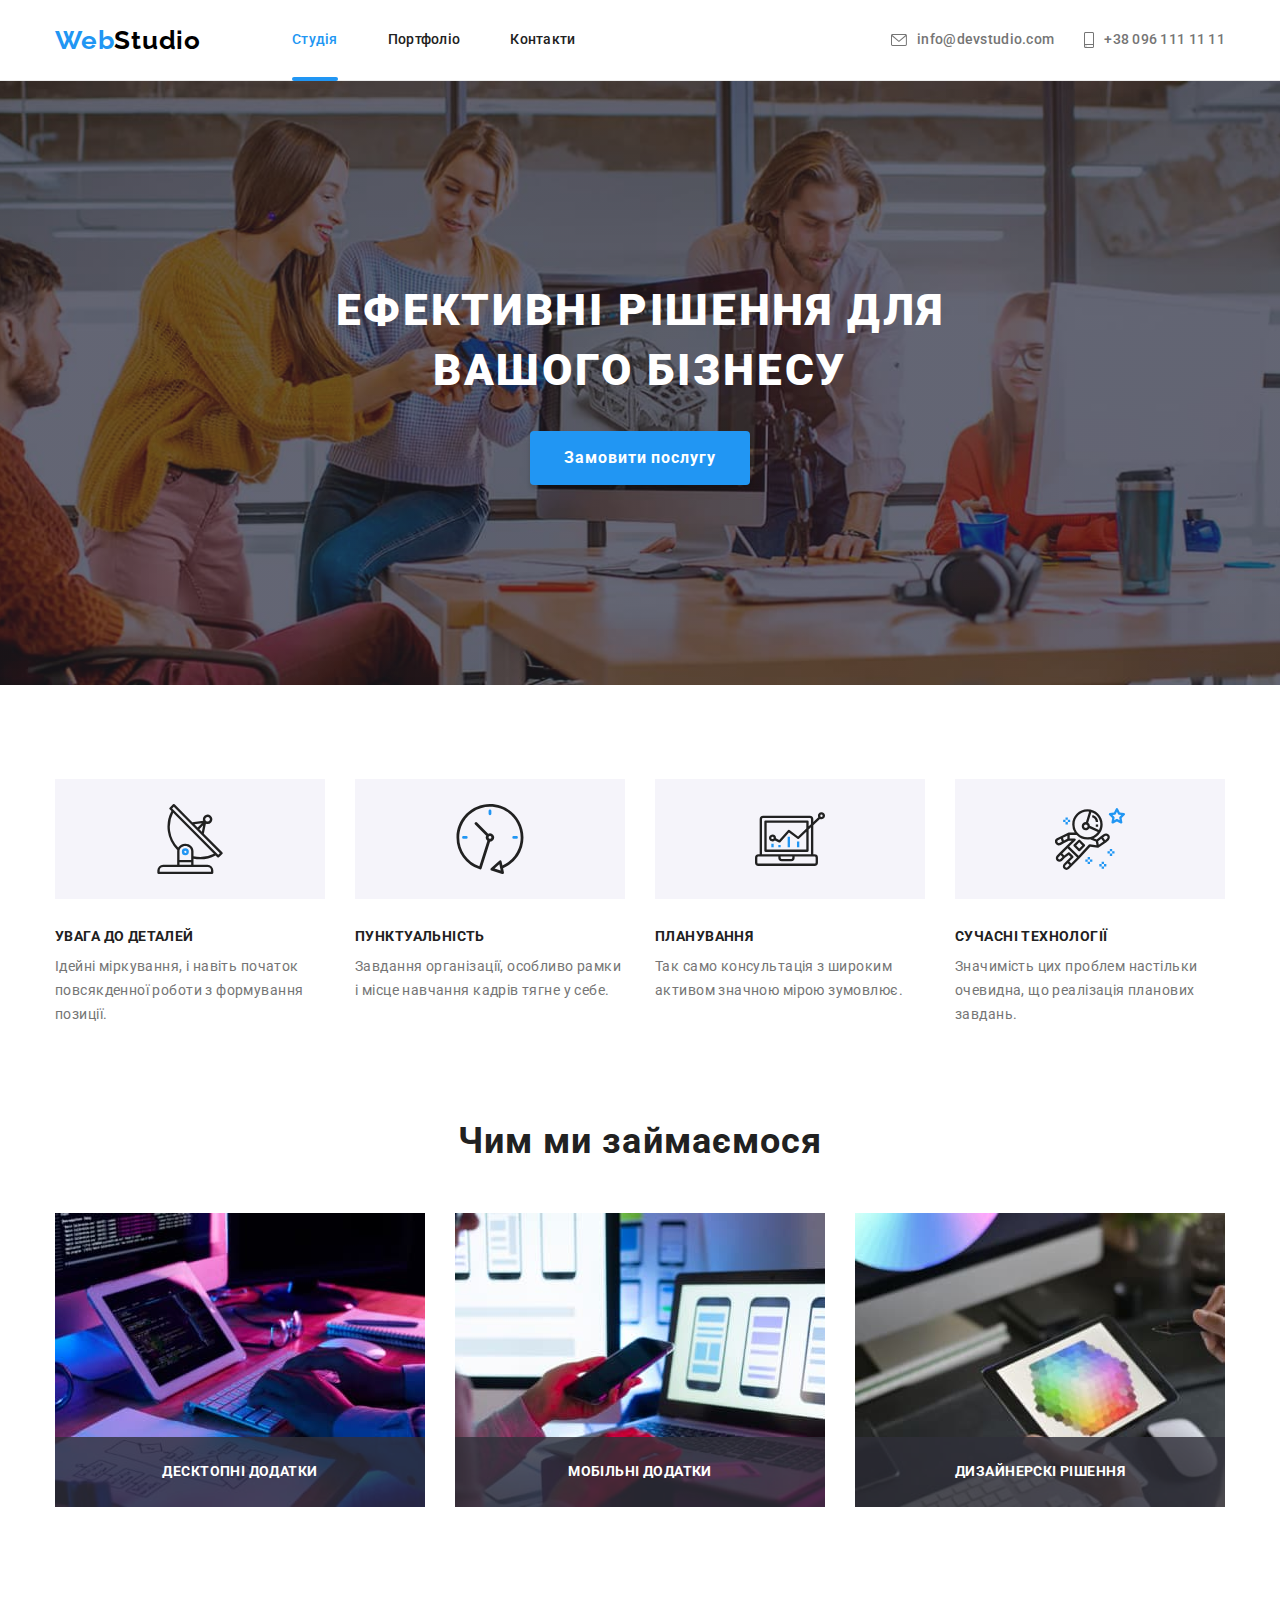
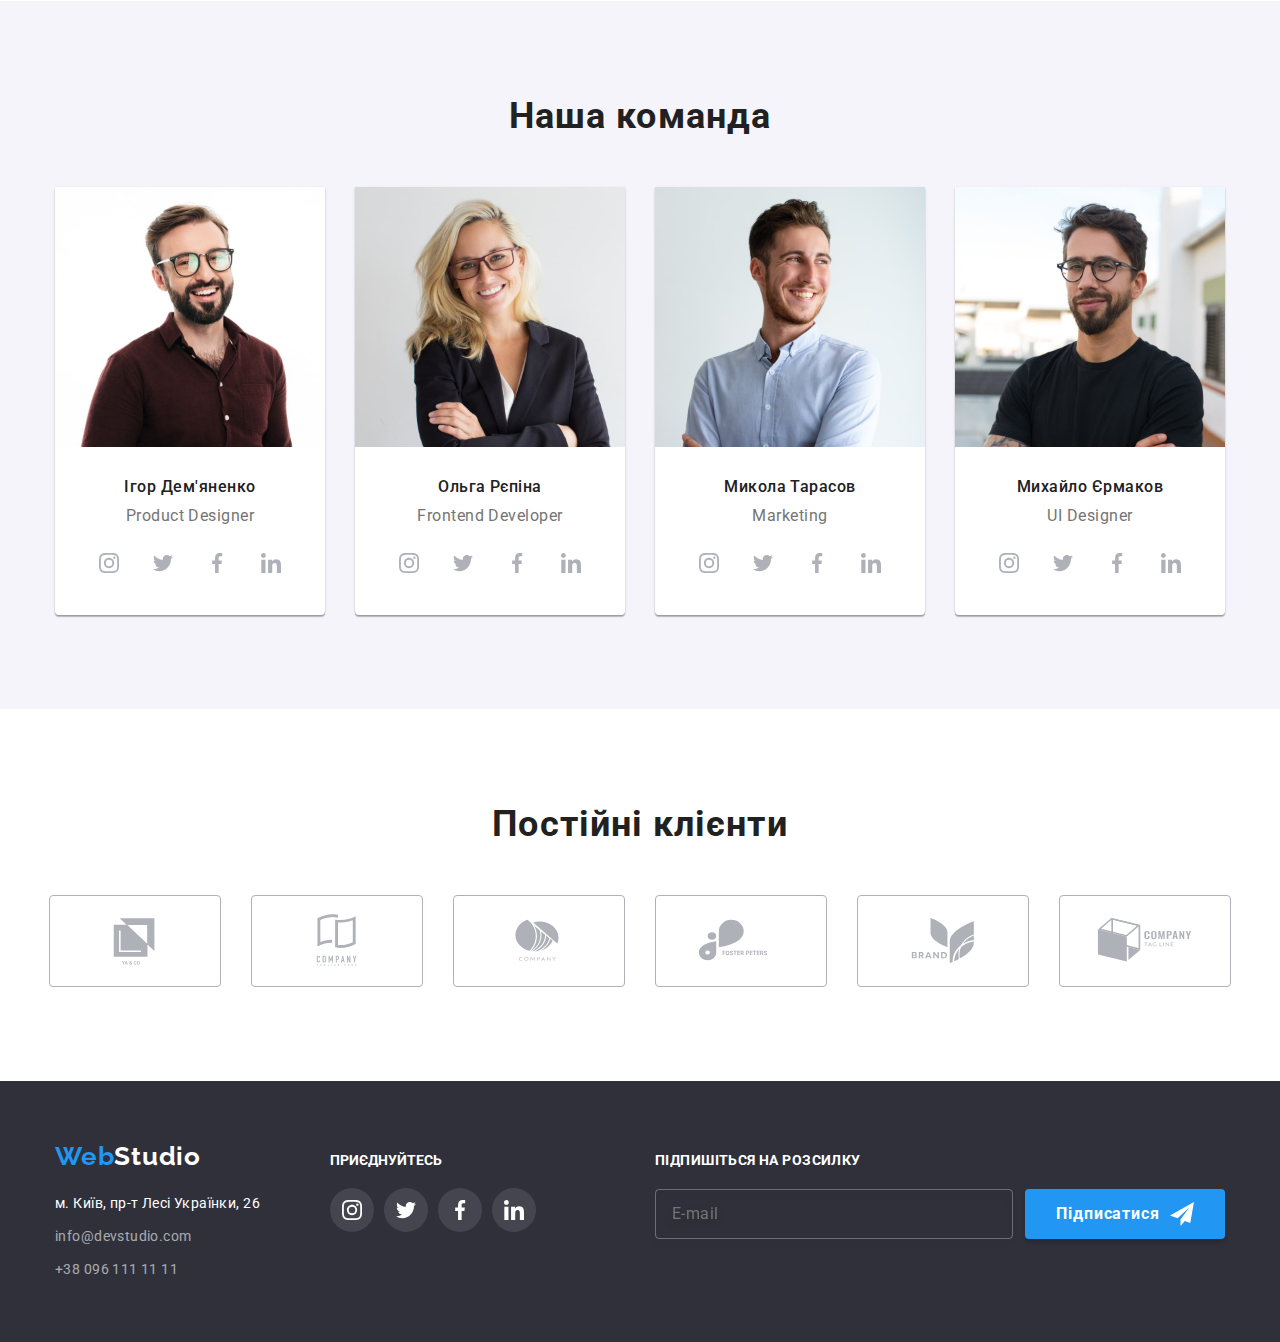
<file: index.html>
<!DOCTYPE html>
<html lang="uk">
  <head>
    <meta charset="UTF-8" />
    <meta http-equiv="X-UA-Compatible" content="IE=edge" />
    <meta name="viewport" content="width=device-width, initial-scale=1.0" />

    <title>WebStudio</title>

    <link rel="preconnect" href="https://fonts.googleapis.com" />
    <link rel="preconnect" href="https://fonts.gstatic.com" crossorigin />
    <link
      href="https://fonts.googleapis.com/css2?family=Raleway:wght@700&family=Roboto:wght@400;500;700;900&display=swap"
      rel="stylesheet"
    />
    <link
      rel="stylesheet"
      href="https://cdnjs.cloudflare.com/ajax/libs/modern-normalize/1.1.0/modern-normalize.min.css"
    />
    <link rel="stylesheet" href="./css/main.min.css" />
  </head>
  <body>
    <!--Шапка сайту-->
    <header class="header">
      <div class="container header-content">
        <a class="logo" href="index.html"
          >Web<span class="header__logo">Studio</span>
        </a>
        <nav class="main-nav">
          <ul class="main-nav__list">
            <li class="main-nav__item">
              <a
                class="main-nav__link main-nav__link--current"
                href="./index.html"
                >Студія</a
              >
            </li>
            <li class="main-nav__item">
              <a class="main-nav__link" href="./portfolio.html">Портфоліо</a>
            </li>
            <li class="main-nav__item">
              <a class="main-nav__link" href="#">Контакти</a>
            </li>
          </ul>
        </nav>
        <ul class="contacts">
          <li class="contacts__item">
            <a class="contacts__link" href="mailto:info@devstudio.com"
              ><svg class="contacts__icon" width="16px" height="12px">
                <use href="./imges/sprite.svg#icon-envelope"></use>
              </svg>
              info@devstudio.com
            </a>
          </li>
          <li class="contacts__item">
            <a class="contacts__link" href="tel:+380961111111"
              ><svg class="contacts__icon" width="10px" height="16px">
                <use href="./imges/sprite.svg#icon-smartphone"></use>
              </svg>
              +38 096 111 11 11</a
            >
          </li>
        </ul>
      </div>
    </header>
    <main>
      <!--Герой-->
      <section class="hero">
        <h1 class="hero__text">Ефективні рішення для вашого бізнесу</h1>
        <button class="hero__button" type="button" data-modal-open>
          Замовити послугу
        </button>
      </section>
      <!--Наші переваги-->
      <section class="section">
        <div class="container">
          <h2 class="visually-hidden">Наші особливості</h2>
          <ul class="features">
            <li class="features__item">
              <div class="features__icons">
                <svg width="70" height="70">
                  <use href="./imges/sprite.svg#icon-antenna"></use>
                </svg>
              </div>
              <h3 class="features__tittle">УВАГА ДО ДЕТАЛЕЙ</h3>
              <p class="features__text">
                Ідейні міркування, і навіть початок повсякденної роботи з
                формування позиції.
              </p>
            </li>
            <li class="features__item">
              <div class="features__icons">
                <svg width="70" height="70">
                  <use href="./imges/sprite.svg#icon-clock"></use>
                </svg>
              </div>
              <h3 class="features__tittle">ПУНКТУАЛЬНІСТЬ</h3>
              <p class="features__text">
                Завдання організації, особливо рамки і місце навчання кадрів
                тягне у себе.
              </p>
            </li>
            <li class="features__item">
              <div class="features__icons">
                <svg width="70" height="70">
                  <use href="./imges/sprite.svg#icon-diagram"></use>
                </svg>
              </div>
              <h3 class="features__tittle">ПЛАНУВАННЯ</h3>
              <p class="features__text">
                Так само консультація з широким активом значною мірою зумовлює.
              </p>
            </li>
            <li class="features__item">
              <div class="features__icons">
                <svg width="70" height="70">
                  <use href="./imges/sprite.svg#icon-astronaut"></use>
                </svg>
              </div>
              <h3 class="features__tittle">СУЧАСНІ ТЕХНОЛОГІЇ</h3>
              <p class="features__text">
                Значимість цих проблем настільки очевидна, що реалізація
                планових завдань.
              </p>
            </li>
          </ul>
        </div>
      </section>
      <!--Чим займаємося-->
      <section class="production">
        <div class="container">
          <h2 class="production__tittle">Чим ми займаємося</h2>
          <ul class="production__list">
            <li class="production__item">
              <img src="./imges/html.jpg" alt="html" width="370" />
              <h3 class="production__text">ДЕСКТОПНІ ДОДАТКИ</h3>
            </li>
            <li class="production__item">
              <img src="./imges/js.jpg" alt="javascript" width="370" />
              <h3 class="production__text">МОБІЛЬНІ ДОДАТКИ</h3>
            </li>
            <li class="production__item">
              <img src="./imges/css.jpg" alt="css" width="370" />
              <h3 class="production__text">ДИЗАЙНЕРСКІ РІШЕННЯ</h3>
            </li>
          </ul>
        </div>
      </section>
      <!--Команда-->
      <section class="team">
        <div class="container">
          <h2 class="team__tittle">Наша команда</h2>
          <ul class="team__set">
            <li class="teammate">
              <img
                src="./imges/product_designer.jpg"
                alt="product_designer"
                width="270"
                height="260"
              />
              <div class="teammate__info">
                <h3 class="teammate__name">Ігор Дем'яненко</h3>
                <p class="teammate__text">Product Designer</p>
                <ul class="social-network">
                  <li>
                    <a class="social-network__icons" href="">
                      <svg width="20" height="20">
                        <use href="./imges/sprite.svg#icon-instagram"></use>
                      </svg>
                    </a>
                  </li>
                  <li>
                    <a class="social-network__icons" href="">
                      <svg width="20" height="20">
                        <use href="./imges/sprite.svg#icon-twiter"></use>
                      </svg>
                    </a>
                  </li>
                  <li>
                    <a class="social-network__icons" href="">
                      <svg width="20" height="20">
                        <use href="./imges/sprite.svg#icon-facebook"></use>
                      </svg>
                    </a>
                  </li>
                  <li>
                    <a class="social-network__icons" href="">
                      <svg width="20" height="20">
                        <use href="./imges/sprite.svg#icon-linkedin"></use>
                      </svg>
                    </a>
                  </li>
                </ul>
              </div>
            </li>
            <li class="teammate">
              <img
                src="./imges/frontend_developer.jpg"
                alt="frontend_developer"
                width="270"
                height="260"
              />
              <div class="teammate__info">
                <h3 class="teammate__name">Ольга Рєпіна</h3>
                <p class="teammate__text">Frontend Developer</p>
                <ul class="social-network">
                  <li>
                    <a class="social-network__icons" href="">
                      <svg width="20" height="20">
                        <use href="./imges/sprite.svg#icon-instagram"></use>
                      </svg>
                    </a>
                  </li>
                  <li>
                    <a class="social-network__icons" href="">
                      <svg width="20" height="20">
                        <use href="./imges/sprite.svg#icon-twiter"></use>
                      </svg>
                    </a>
                  </li>
                  <li>
                    <a class="social-network__icons" href="">
                      <svg width="20" height="20">
                        <use href="./imges/sprite.svg#icon-facebook"></use>
                      </svg>
                    </a>
                  </li>
                  <li>
                    <a class="social-network__icons" href="">
                      <svg width="20" height="20">
                        <use href="./imges/sprite.svg#icon-linkedin"></use>
                      </svg>
                    </a>
                  </li>
                </ul>
              </div>
            </li>
            <li class="teammate">
              <img
                src="./imges/marketing.jpg"
                alt="marketing"
                width="270"
                height="260"
              />
              <div class="teammate__info">
                <h3 class="teammate__name">Микола Тарасов</h3>
                <p class="teammate__text">Marketing</p>
                <ul class="social-network">
                  <li>
                    <a class="social-network__icons" href="">
                      <svg width="20" height="20">
                        <use href="./imges/sprite.svg#icon-instagram"></use>
                      </svg>
                    </a>
                  </li>
                  <li>
                    <a class="social-network__icons" href="">
                      <svg width="20" height="20">
                        <use href="./imges/sprite.svg#icon-twiter"></use>
                      </svg>
                    </a>
                  </li>
                  <li>
                    <a class="social-network__icons" href="">
                      <svg width="20" height="20">
                        <use href="./imges/sprite.svg#icon-facebook"></use>
                      </svg>
                    </a>
                  </li>
                  <li>
                    <a class="social-network__icons" href="">
                      <svg width="20" height="20">
                        <use href="./imges/sprite.svg#icon-linkedin"></use>
                      </svg>
                    </a>
                  </li>
                </ul>
              </div>
            </li>
            <li class="teammate">
              <img
                src="./imges/ul_designer.jpg"
                alt="ul_designer"
                width="270"
                height="260"
              />
              <div class="teammate__info">
                <h3 class="teammate__name">Михайло Єрмаков</h3>
                <p class="teammate__text">UI Designer</p>
                <ul class="social-network">
                  <li>
                    <a class="social-network__icons" href="">
                      <svg width="20" height="20">
                        <use href="./imges/sprite.svg#icon-instagram"></use>
                      </svg>
                    </a>
                  </li>
                  <li>
                    <a class="social-network__icons" href="">
                      <svg width="20" height="20">
                        <use href="./imges/sprite.svg#icon-twiter"></use>
                      </svg>
                    </a>
                  </li>
                  <li>
                    <a class="social-network__icons" href="">
                      <svg width="20" height="20">
                        <use href="./imges/sprite.svg#icon-facebook"></use>
                      </svg>
                    </a>
                  </li>
                  <li>
                    <a class="social-network__icons" href="">
                      <svg width="20" height="20">
                        <use href="./imges/sprite.svg#icon-linkedin"></use>
                      </svg>
                    </a>
                  </li>
                </ul>
              </div>
            </li>
          </ul>
        </div>
      </section>
      <!--Клієнти-->
      <section class="customers">
        <div class="container">
          <h2 class="customers__title">Постійні клієнти</h2>
          <ul class="customers__list">
            <li>
              <a class="customers__icon" href="#">
                <svg width="106" height="60">
                  <use href="imges/sprite.svg#icon-Client1"></use>
                </svg>
              </a>
            </li>
            <li>
              <a class="customers__icon" href="#">
                <svg width="106" height="60">
                  <use href="imges/sprite.svg#icon-Client2"></use>
                </svg>
              </a>
            </li>
            <li>
              <a class="customers__icon" href="#">
                <svg width="106" height="60">
                  <use href="imges/sprite.svg#icon-Client3"></use>
                </svg>
              </a>
            </li>
            <li>
              <a class="customers__icon" href="#">
                <svg width="106" height="60">
                  <use href="imges/sprite.svg#icon-Client4"></use>
                </svg>
              </a>
            </li>
            <li>
              <a class="customers__icon" href="#">
                <svg width="106" height="60">
                  <use href="imges/sprite.svg#icon-Client5"></use>
                </svg>
              </a>
            </li>
            <li>
              <a class="customers__icon" href="#">
                <svg width="106" height="60">
                  <use href="imges/sprite.svg#icon-Client6"></use>
                </svg>
              </a>
            </li>
          </ul>
        </div>
      </section>
    </main>
    <!--Футтер-->
    <footer class="footer">
      <div class="container footer-container">
        <div>
          <a class="logo" href="#"
            >Web<span class="logo__footer">Studio</span>
          </a>
          <address class="address">
            <ul class="address-list">
              <li class="address-item">
                <a
                  class="address-link__colored"
                  href="https://goo.gl/maps/43y1ShWH6YqDdSyP7"
                  target="_blank"
                  rel="noopener nofollow noreferrer "
                  >м. Київ, пр-т Лесі Українки, 26
                </a>
              </li>
              <li class="address-item">
                <a class="address-link" href="mailto:info@devstudio.com"
                  >info@devstudio.com</a
                >
              </li>
              <li class="address-item">
                <a class="address-link" href="tel:+380961111111"
                  >+38 096 111 11 11</a
                >
              </li>
            </ul>
          </address>
        </div>
        <div class="social-container">
          <p class="social-title">ПРИЄДНУЙТЕСЬ</p>
          <ul class="footer-social">
            <li>
              <a class="footer-social__icon" href="#">
                <svg width="20" height="20">
                  <use href="./imges/sprite.svg#icon-instagram"></use>
                </svg>
              </a>
            </li>
            <li>
              <a class="footer-social__icon" href="#">
                <svg width="20" height="20">
                  <use href="./imges/sprite.svg#icon-twiter"></use>
                </svg>
              </a>
            </li>
            <li>
              <a class="footer-social__icon" href="#">
                <svg width="20" height="20">
                  <use href="./imges/sprite.svg#icon-facebook"></use>
                </svg>
              </a>
            </li>
            <li>
              <a class="footer-social__icon" href="#">
                <svg width="20" height="20">
                  <use href="./imges/sprite.svg#icon-linkedin"></use>
                </svg>
              </a>
            </li>
          </ul>
        </div>
        <form class="form-subscribe">
          <div>
            <label for="subscribe-mail" class="form-subscribe__label">
              Підпишіться на розсилку</label
            >
            <input
              class="form-subscribe__input"
              name="subscribe-mail"
              id="subscribe-mail"
              type="email"
              placeholder="E-mail"
            />
          </div>
          <button class="form-subscribe_button">
            Підписатися
            <svg class="form-subscribe__icon" width="24" height="24">
              <use href="./imges/sprite.svg#icon-send"></use>
            </svg>
          </button>
        </form>
      </div>
    </footer>
    <!--Модалка-->
    <div class="backdrop is-hidden" data-modal>
      <div class="modal">
        <button class="btn-modal-close" data-modal-close>
          <svg class="btn-modal-icon" width="18" height="18">
            <use href="./imges/sprite.svg#icon-close-btn"></use>
          </svg>
        </button>
        <b class="modal-tittle">Залиште свої дані, ми вам передзвонимо</b>
        <form class="form">
          <div class="form__field">
            <label for="name">Ім'я</label>

            <input
              class="form__field--input"
              type="text"
              name="name"
              id="name"
            />
            <svg class="form__field--icon" width="18" height="18">
              <use href="./imges/sprite.svg#icon-person-black"></use>
            </svg>
          </div>
          <div class="form__field">
            <label for="tel">Телефон</label>
            <input class="form__field--input" type="tel" name="tel" id="tel" />
            <svg class="form__field--icon" width="18" height="18">
              <use href="./imges/sprite.svg#icon-phone-black"></use>
            </svg>
          </div>
          <div class="form__field">
            <label for="mail">Пошта</label>
            <input
              class="form__field--input"
              type="email"
              name="mail"
              id="mail"
            />
            <svg class="form__field--icon" width="18" height="18">
              <use href="./imges/sprite.svg#icon-email-black"></use>
            </svg>
          </div>
          <div class="form__field form__field--mb">
            <label for="comment">Коментар</label>
            <textarea
              class="form__field--comment"
              name="comment"
              id="comment"
              cols="30"
              rows="10"
              placeholder="Введіть текст"
            ></textarea>
          </div>
          <label class="agreement">
            <input
              class="form-checkbox"
              type="checkbox"
              name="agreement"
              value="agree"
            />
            <svg class="icon-checkbox" width="16" height="15">
              <use href="./imges/sprite.svg#icon-checkbox"></use>
            </svg>
            <span class="text-agreement"
              >Погоджуюся з розсилкою та приймаю
              <a class="contract-text" href="#">Умови договору</a>
            </span>
          </label>
          <button class="form-button" type="submit">Відправити</button>
        </form>
      </div>
    </div>
    <script src="./js/modal.js"></script>
  </body>
</html>
</file>
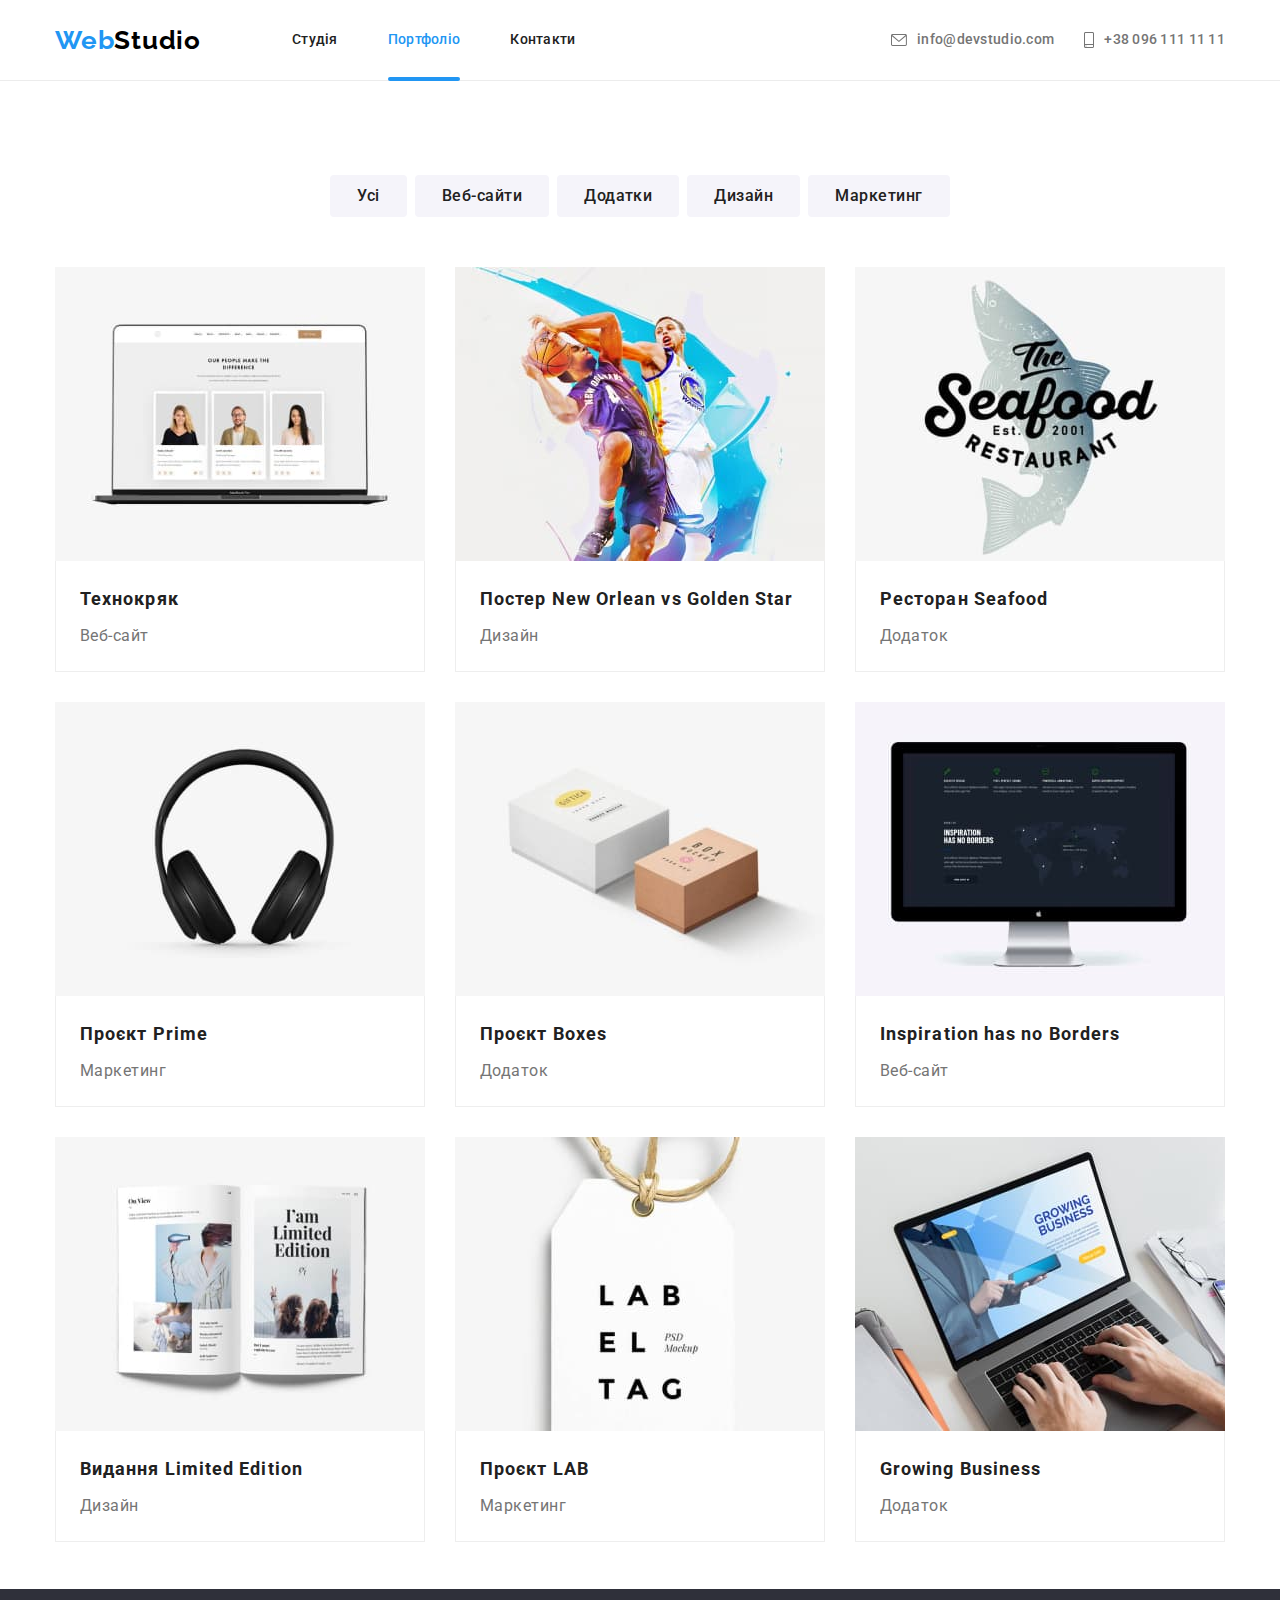
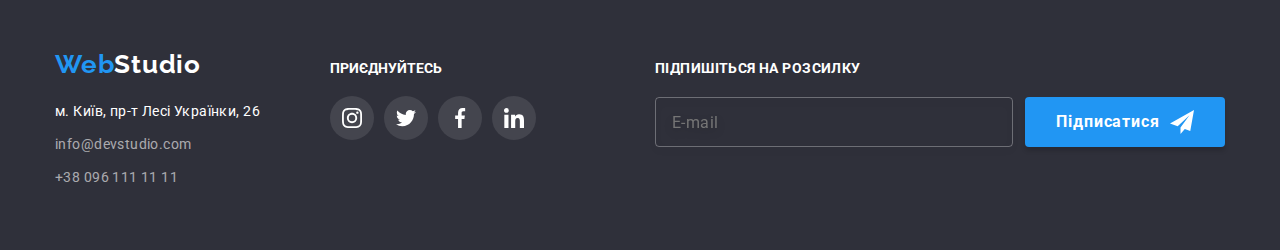
<file: portfolio.html>
<!DOCTYPE html>
<html lang="uk">
  <head>
    <meta charset="UTF-8" />
    <meta http-equiv="X-UA-Compatible" content="IE=edge" />
    <meta name="viewport" content="width=device-width, initial-scale=1.0" />
    <title>Portfolio</title>
    <link rel="stylesheet" href="./css/main.min.css" />
    <link rel="preconnect" href="https://fonts.googleapis.com" />
    <link rel="preconnect" href="https://fonts.gstatic.com" crossorigin />
    <link
      href="https://fonts.googleapis.com/css2?family=Raleway:wght@700&family=Roboto:wght@400;500;700;900&display=swap"
      rel="stylesheet"
    />
    <link
      rel="stylesheet"
      href="https://cdnjs.cloudflare.com/ajax/libs/modern-normalize/1.1.0/modern-normalize.min.css"
    />
    <link rel="stylesheet" href="./css/main.min.css" />
  </head>
  <body>
    <!--Шапка сайту-->
    <header class="header">
      <div class="container header-content">
        <a class="logo" href="index.html"
          >Web<span class="header__logo">Studio</span>
        </a>
        <nav class="main-nav">
          <ul class="main-nav__list">
            <li class="main-nav__item">
              <a class="main-nav__link" href="./index.html">Студія</a>
            </li>
            <li class="main-nav__item">
              <a
                class="main-nav__link main-nav__link--current"
                href="./portfolio.html"
                >Портфоліо</a
              >
            </li>
            <li class="main-nav__item">
              <a class="main-nav__link" href="#">Контакти</a>
            </li>
          </ul>
        </nav>
        <ul class="contacts">
          <li class="contacts__item">
            <a class="contacts__link" href="mailto:info@devstudio.com"
              ><svg class="contacts__icon" width="16px" height="12px">
                <use href="./imges/sprite.svg#icon-envelope"></use>
              </svg>
              info@devstudio.com
            </a>
          </li>
          <li class="contacts__item">
            <a class="contacts__link" href="tel:+380961111111"
              ><svg class="contacts__icon" width="10px" height="16px">
                <use href="./imges/sprite.svg#icon-smartphone"></use>
              </svg>
              +38 096 111 11 11</a
            >
          </li>
        </ul>
      </div>
    </header>
    <main>
      <!--Герой-->
      <section class="section">
        <div class="container">
          <h1 class="visually-hidden">Наші проекти</h1>
          <ul class="button-portfolio list">
            <li><button class="filter-button" type="button">Усі</button></li>
            <li>
              <button class="filter-button" type="button">Веб-сайти</button>
            </li>
            <li>
              <button class="filter-button" type="button">Додатки</button>
            </li>
            <li><button class="filter-button" type="button">Дизайн</button></li>
            <li>
              <button class="filter-button" type="button">Маркетинг</button>
            </li>
          </ul>
          <ul class="list project">
            <li class="works">
              <a class="project-list link" href="#">
                <div class="overlay">
                  <img
                    src="./imges/technokryk.jpg"
                    alt="websit-technokryk"
                    width="370"
                  />
                  <div class="overlay-hover">
                    <p class="overlay-text">
                      Ресурс пропонує комплексні пропозиції з різним рівнем
                      функціоналу та сервісів. Все це дозволить відвідувачу
                      отримати вичерпні відомості про компанію чи приватну
                      особу.
                    </p>
                  </div>
                </div>
                <div class="project-boder">
                  <h2 class="section-project">Технокряк</h2>
                  <p class="project-text">Веб-сайт</p>
                </div>
              </a>
            </li>
            <li class="works">
              <a class="project-list link" href="#">
                <div class="overlay">
                  <img
                    src="./imges/poster_new_orlean.jpg"
                    alt="poster-new-orlean-wih-golden-star"
                    width="370"
                  />
                  <div class="overlay-hover">
                    <p class="overlay-text">
                      Ресурс пропонує комплексні пропозиції з різним рівнем
                      функціоналу та сервісів. Все це дозволить відвідувачу
                      отримати вичерпні відомості про компанію чи приватну
                      особу.
                    </p>
                  </div>
                </div>
                <div class="project-boder">
                  <h2 class="section-project">
                    Постер New Orlean vs Golden Star
                  </h2>
                  <p class="project-text">Дизайн</p>
                </div>
              </a>
            </li>
            <li class="works">
              <a class="project-list link" href="#"
                ><div class="overlay">
                  <img
                    src="./imges/restaurant_seafood.jpg"
                    alt="banner-seafood-restaurant"
                    width="370"
                  />
                  <div class="overlay-hover">
                    <p class="overlay-text">
                      Ресурс пропонує комплексні пропозиції з різним рівнем
                      функціоналу та сервісів. Все це дозволить відвідувачу
                      отримати вичерпні відомості про компанію чи приватну
                      особу.
                    </p>
                  </div>
                </div>
                <div class="project-boder">
                  <h2 class="section-project">Ресторан Seafood</h2>
                  <p class="project-text">Додаток</p>
                </div>
              </a>
            </li>
            <li class="works">
              <a class="project-list link" href="#"
                ><div class="overlay">
                  <img
                    src="./imges/project_prime.jpg"
                    alt="headphones"
                    width="370"
                  />
                  <div class="overlay-hover">
                    <p class="overlay-text">
                      Ресурс пропонує комплексні пропозиції з різним рівнем
                      функціоналу та сервісів. Все це дозволить відвідувачу
                      отримати вичерпні відомості про компанію чи приватну
                      особу.
                    </p>
                  </div>
                </div>
                <div class="project-boder">
                  <h2 class="section-project">Проєкт Prime</h2>
                  <p class="project-text">Маркетинг</p>
                </div>
              </a>
            </li>
            <li class="works">
              <a class="project-list link" href="#"
                ><div class="overlay">
                  <img
                    src="./imges/project_box.jpg"
                    alt="two-boxes"
                    width="370"
                  />
                  <div class="overlay-hover">
                    <p class="overlay-text">
                      Ресурс пропонує комплексні пропозиції з різним рівнем
                      функціоналу та сервісів. Все це дозволить відвідувачу
                      отримати вичерпні відомості про компанію чи приватну
                      особу.
                    </p>
                  </div>
                </div>
                <div class="project-boder">
                  <h2 class="section-project">Проєкт Boxes</h2>
                  <p class="project-text">Додаток</p>
                </div>
              </a>
            </li>
            <li class="works">
              <a class="project-list link" href="#"
                ><div class="overlay">
                  <img
                    src="./imges/inspiration_hasnt_boders.jpg"
                    alt="websit-inspiration-hasnt-boders"
                    width="370"
                  />
                  <div class="overlay-hover">
                    <p class="overlay-text">
                      Ресурс пропонує комплексні пропозиції з різним рівнем
                      функціоналу та сервісів. Все це дозволить відвідувачу
                      отримати вичерпні відомості про компанію чи приватну
                      особу.
                    </p>
                  </div>
                </div>
                <div class="project-boder">
                  <h2 class="section-project">Inspiration has no Borders</h2>
                  <p class="project-text">Веб-сайт</p>
                </div>
              </a>
            </li>
            <li class="works">
              <a class="project-list link" href="#"
                ><div class="overlay">
                  <img
                    src="./imges/limitid_edition.jpg"
                    alt="book"
                    width="370"
                  />
                  <div class="overlay-hover">
                    <p class="overlay-text">
                      Ресурс пропонує комплексні пропозиції з різним рівнем
                      функціоналу та сервісів. Все це дозволить відвідувачу
                      отримати вичерпні відомості про компанію чи приватну
                      особу.
                    </p>
                  </div>
                </div>
                <div class="project-boder">
                  <h2 class="section-project">Видання Limited Edition</h2>
                  <p class="project-text">Дизайн</p>
                </div>
              </a>
            </li>
            <li class="works">
              <a class="project-list link" href="#"
                ><div class="overlay">
                  <img src="./imges/project_lab.jpg" alt="label" width="370" />
                  <div class="overlay-hover">
                    <p class="overlay-text">
                      Ресурс пропонує комплексні пропозиції з різним рівнем
                      функціоналу та сервісів. Все це дозволить відвідувачу
                      отримати вичерпні відомості про компанію чи приватну
                      особу.
                    </p>
                  </div>
                </div>
                <div class="project-boder">
                  <h2 class="section-project">Проєкт LAB</h2>
                  <p class="project-text">Маркетинг</p>
                </div>
              </a>
            </li>
            <li class="works">
              <a class="project-list link" href="#"
                ><div class="overlay">
                  <img
                    src="./imges/growing_business.jpg"
                    alt="laptop-with-app"
                    width="370"
                  />
                  <div class="overlay-hover">
                    <p class="overlay-text">
                      Ресурс пропонує комплексні пропозиції з різним рівнем
                      функціоналу та сервісів. Все це дозволить відвідувачу
                      отримати вичерпні відомості про компанію чи приватну
                      особу.
                    </p>
                  </div>
                </div>
                <div class="project-boder">
                  <h2 class="section-project">Growing Business</h2>
                  <p class="project-text">Додаток</p>
                </div>
              </a>
            </li>
          </ul>
        </div>
      </section>
    </main>
    <!--Футтер-->
    <footer class="footer">
      <div class="container footer-container">
        <div>
          <a class="logo" href="#"
            >Web<span class="logo__footer">Studio</span>
          </a>
          <address class="address">
            <ul class="address-list">
              <li class="address-item">
                <a
                  class="address-link__colored"
                  href="https://goo.gl/maps/43y1ShWH6YqDdSyP7"
                  target="_blank"
                  rel="noopener nofollow noreferrer "
                  >м. Київ, пр-т Лесі Українки, 26
                </a>
              </li>
              <li class="address-item">
                <a class="address-link" href="mailto:info@devstudio.com"
                  >info@devstudio.com</a
                >
              </li>
              <li class="address-item">
                <a class="address-link" href="tel:+380961111111"
                  >+38 096 111 11 11</a
                >
              </li>
            </ul>
          </address>
        </div>
        <div class="social-container">
          <p class="social-title">ПРИЄДНУЙТЕСЬ</p>
          <ul class="footer-social">
            <li>
              <a class="footer-social__icon" href="#">
                <svg width="20" height="20">
                  <use href="./imges/sprite.svg#icon-instagram"></use>
                </svg>
              </a>
            </li>
            <li>
              <a class="footer-social__icon" href="#">
                <svg width="20" height="20">
                  <use href="./imges/sprite.svg#icon-twiter"></use>
                </svg>
              </a>
            </li>
            <li>
              <a class="footer-social__icon" href="#">
                <svg width="20" height="20">
                  <use href="./imges/sprite.svg#icon-facebook"></use>
                </svg>
              </a>
            </li>
            <li>
              <a class="footer-social__icon" href="#">
                <svg width="20" height="20">
                  <use href="./imges/sprite.svg#icon-linkedin"></use>
                </svg>
              </a>
            </li>
          </ul>
        </div>
        <form class="form-subscribe">
          <div>
            <label for="subscribe-mail" class="form-subscribe__label">
              Підпишіться на розсилку</label
            >
            <input
              class="form-subscribe__input"
              name="subscribe-mail"
              id="subscribe-mail"
              type="mail"
              placeholder="E-mail"
            />
          </div>
          <button class="form-subscribe_button">
            Підписатися
            <svg class="form-subscribe__icon" width="24" height="24">
              <use href="./imges/sprite.svg#icon-send"></use>
            </svg>
          </button>
        </form>
      </div>
    </footer>
  </body>
</html>
</file>
<file: css/main.min.css>
:root{--main-color: #212121;--secondary-color: #757575;--akcent-color: #2196F3;--akcent-color-transparency: rgba(33, 150, 243, 0.9);--white-color: #FFFFFF;--logo-secondary-color: #000000;--hero-footer-background: #2F303A;--background-team: #F5F4FA;--button-hover: #188CE8;--footer-contact-color: rgba(255, 255, 255, 0.6);--icon-color: #AFB1B8;--boder-color: #21212133}:root{--main-font: "Roboto", sans-serif}body{background-color:var(--white-color);font-family:var(--main-font);color:var(--main-color);font-size:14px}.list{padding:0;margin:0;list-style:none}.link{text-decoration:none;font-style:normal}ul,h1,h2,h3,h4,h5,h6,p{margin:0;padding:0}img{display:block}.container{margin-left:auto;margin-right:auto;padding-left:15px;padding-right:15px;width:1200px}.visually-hidden{position:absolute;white-space:nowrap;width:1px;height:1px;overflow:hidden;border:0;padding:0;clip:rect(0 0 0 0);-webkit-clip-path:inset(50%);clip-path:inset(50%);margin:-1px}.header{border-bottom:1px solid #ececec}.header-content{-webkit-box-align:center;-ms-flex-align:center;align-items:center;display:-webkit-box;display:-ms-flexbox;display:flex}.contacts{display:-webkit-box;display:-ms-flexbox;display:flex;margin-left:auto;gap:30px;list-style:none}.contacts__link{-webkit-transition:color 250ms cubic-bezier(0.4, 0, 0.2, 1);transition:color 250ms cubic-bezier(0.4, 0, 0.2, 1);-webkit-box-align:center;-ms-flex-align:center;align-items:center;display:-webkit-box;display:-ms-flexbox;display:flex;padding-top:32px;padding-bottom:32px;text-decoration:none;font-style:normal;color:var(--secondary-color);font-weight:500;line-height:1.14;letter-spacing:.02em}.contacts__link:hover,.contacts__link:focus{color:var(--akcent-color)}.contacts__icon{fill:currentColor;margin-right:10px}.main-nav{margin-left:91px}.main-nav__list{display:-webkit-box;display:-ms-flexbox;display:flex;gap:50px;padding:0;margin:0;list-style:none}.main-nav__link{-webkit-transition:color 250ms cubic-bezier(0.4, 0, 0.2, 1);transition:color 250ms cubic-bezier(0.4, 0, 0.2, 1);display:block;padding-top:32px;padding-bottom:32px;text-decoration:none;font-style:normal;color:var(--main-color);font-weight:500;line-height:1.14;letter-spacing:.02em}.main-nav__link:hover,.main-nav__link:focus{color:var(--akcent-color)}.main-nav__link--current{color:var(--akcent-color);position:relative}.main-nav__link--current::after{content:"";position:absolute;display:block;bottom:-1px;width:100%;height:4px;background-color:var(--akcent-color);border-radius:2px}.logo{color:var(--akcent-color);font-family:"Raleway";font-weight:700;font-size:26px;line-height:1.19;letter-spacing:.03em;text-decoration:none;font-style:normal}.header__logo{color:var(--logo-secondary-color)}.logo__footer{color:var(--white-color)}.hero{background-size:cover;background-position:center;background-repeat:no-repeat;background-image:-webkit-gradient(linear, left top, right top, from(rgba(47, 48, 58, 0.4)), to(rgba(47, 48, 58, 0.4))),url(../imges/header.jpg);background-image:linear-gradient(to right, rgba(47, 48, 58, 0.4), rgba(47, 48, 58, 0.4)),url(../imges/header.jpg);margin-left:auto;margin-right:auto;max-width:1600px;padding-top:200px;padding-bottom:200px;text-align:center;background-color:rgba(47,48,58,.4)}.hero__text{margin-bottom:30px;margin-left:auto;margin-right:auto;text-align:center;width:696px;color:var(--white-color);font-weight:900;font-size:44px;line-height:1.36;letter-spacing:.06em;text-transform:uppercase}.hero__button{-webkit-transition:background-color 250ms cubic-bezier(0.4, 0, 0.2, 1);transition:background-color 250ms cubic-bezier(0.4, 0, 0.2, 1);border-radius:4px;padding:10px 32px;background-color:var(--akcent-color);color:var(--white-color);cursor:pointer;border-color:rgba(0,0,0,0);-webkit-box-shadow:0px 4px 4px rgba(0,0,0,.15);box-shadow:0px 4px 4px rgba(0,0,0,.15);font-family:var(--main-font);font-weight:700;font-size:16px;line-height:1.9;letter-spacing:.06em}.hero__button:hover,.hero__button:focus{background-color:var(--button-hover)}.form-button{-webkit-transition:background-color 250ms cubic-bezier(0.4, 0, 0.2, 1);transition:background-color 250ms cubic-bezier(0.4, 0, 0.2, 1);margin-top:30px;width:200px;border-radius:4px;padding:10px 52px;background-color:var(--akcent-color);color:var(--white-color);cursor:pointer;border-color:rgba(0,0,0,0);-webkit-box-shadow:0px 4px 4px rgba(0,0,0,.15);box-shadow:0px 4px 4px rgba(0,0,0,.15);font-family:var(--main-font);font-weight:700;font-size:16px;line-height:1.9;letter-spacing:.06em}.form-button:hover,.form-button:focus{background-color:var(--button-hover)}.form-subscribe_button{-webkit-transition:background-color 250ms cubic-bezier(0.4, 0, 0.2, 1);transition:background-color 250ms cubic-bezier(0.4, 0, 0.2, 1);display:-webkit-box;display:-ms-flexbox;display:flex;-webkit-box-align:center;-ms-flex-align:center;align-items:center;-webkit-box-pack:center;-ms-flex-pack:center;justify-content:center;gap:10px;width:200px;padding:10px 28px;background-color:var(--akcent-color);-webkit-box-shadow:0px 4px 4px rgba(0,0,0,.15);box-shadow:0px 4px 4px rgba(0,0,0,.15);border-radius:4px;border:rgba(0,0,0,0);cursor:pointer;font-weight:700;font-size:16px;line-height:1.87;letter-spacing:.06em;color:var(--white-color)}.form-subscribe_button:hover,.form-subscribe_button:focus{background-color:var(--button-hover)}.section{padding-top:94px;padding-bottom:47px}.features{display:-webkit-box;display:-ms-flexbox;display:flex;-ms-flex-wrap:wrap;flex-wrap:wrap;gap:30px;padding:0;margin:0;list-style:none}.features__icons{display:-webkit-box;display:-ms-flexbox;display:flex;-webkit-box-pack:center;-ms-flex-pack:center;justify-content:center;-webkit-box-align:center;-ms-flex-align:center;align-items:center;background-color:#f5f4fa;height:120px;margin-bottom:30px}.features__item{-ms-flex-preferred-size:calc((100% - 90px)/4);flex-basis:calc((100% - 90px)/4)}.features__tittle{margin-top:0;margin-bottom:10px;color:var(--main-color);font-weight:700;font-size:14px;line-height:1.14;letter-spacing:.03em}.features__text{color:var(--secondary-color);font-size:14px;line-height:1.7;letter-spacing:.03em}.production{padding-top:47px;padding-bottom:94px}.production__item{position:relative}.production__text{position:absolute;bottom:0;display:-webkit-box;display:-ms-flexbox;display:flex;-webkit-box-pack:center;-ms-flex-pack:center;justify-content:center;-webkit-box-align:center;-ms-flex-align:center;align-items:center;height:70px;width:100%;background-color:rgba(47,48,58,.8);color:var(--white-color);font-style:normal;font-weight:700;font-size:14px;line-height:1.14;letter-spacing:.03em;text-transform:uppercase}.production__tittle{margin-top:0;margin-bottom:50px;text-align:center;font-weight:700;font-size:36px;line-height:1.17;letter-spacing:.03em}.production__list{display:-webkit-box;display:-ms-flexbox;display:flex;-ms-flex-wrap:wrap;flex-wrap:wrap;gap:30px;list-style:none}.production__item{-ms-flex-preferred-size:calc((100% - 60px)/3);flex-basis:calc((100% - 60px)/3)}.production__item:last-child{margin-right:0px}.team{background-color:var(--background-team);padding-top:94px;padding-bottom:94px}.team__tittle{margin-top:0;margin-bottom:50px;text-align:center;font-weight:700;font-size:36px;line-height:1.17;letter-spacing:.03em}.team__set{display:-webkit-box;display:-ms-flexbox;display:flex;-ms-flex-wrap:wrap;flex-wrap:wrap;gap:30px;list-style:none}.teammate{border-radius:0px 0px 4px 4px;-webkit-box-shadow:0px 1px 3px rgba(0,0,0,.12),0px 1px 1px rgba(0,0,0,.14),0px 2px 1px rgba(0,0,0,.2);box-shadow:0px 1px 3px rgba(0,0,0,.12),0px 1px 1px rgba(0,0,0,.14),0px 2px 1px rgba(0,0,0,.2);background-color:var(--white-color);-ms-flex-preferred-size:calc((100% - 90px)/4);flex-basis:calc((100% - 90px)/4)}.teammate:last-child{margin-right:0px}.teammate__info{padding-top:30px;padding-bottom:30px}.teammate__name{margin-bottom:10px;text-align:center;margin-bottom:10px;font-weight:500;font-size:16px;line-height:1.19;letter-spacing:.03em}.teammate__text{text-align:center;color:var(--secondary-color);font-size:16px;line-height:1.19;letter-spacing:.03em}.social-network{display:-webkit-box;display:-ms-flexbox;display:flex;-webkit-box-pack:center;-ms-flex-pack:center;justify-content:center;-webkit-box-align:center;-ms-flex-align:center;align-items:center;gap:10px;margin-top:16px;list-style:none}.social-network__icons{-webkit-transition:fill 250ms cubic-bezier(0.4, 0, 0.2, 1),background-color 250ms cubic-bezier(0.4, 0, 0.2, 1);transition:fill 250ms cubic-bezier(0.4, 0, 0.2, 1),background-color 250ms cubic-bezier(0.4, 0, 0.2, 1);fill:var(--icon-color);display:block;width:44px;height:44px;padding:12px;border-radius:50%}.social-network__icons:hover,.social-network__icons:focus{fill:var(--white-color);background-color:var(--akcent-color)}.customers{padding-top:94px;padding-bottom:94px}.customers__title{margin-top:0;margin-bottom:50px;text-align:center;font-weight:700;font-size:36px;line-height:1.17;letter-spacing:.03em}.customers__list{display:-webkit-box;display:-ms-flexbox;display:flex;-webkit-box-pack:center;-ms-flex-pack:center;justify-content:center;-webkit-box-align:center;-ms-flex-align:center;align-items:center;gap:30px;list-style:none}.customers__icon{-webkit-transition:border-color 250ms cubic-bezier(0.4, 0, 0.2, 1),fill 250ms cubic-bezier(0.4, 0, 0.2, 1);transition:border-color 250ms cubic-bezier(0.4, 0, 0.2, 1),fill 250ms cubic-bezier(0.4, 0, 0.2, 1);display:-webkit-box;display:-ms-flexbox;display:flex;-webkit-box-pack:center;-ms-flex-pack:center;justify-content:center;-webkit-box-align:center;-ms-flex-align:center;align-items:center;height:92px;border:1px solid #afb1b8;border-radius:4px;padding:16px 32px;fill:var(--icon-color)}.customers__icon:hover,.customers__icon:focus{border-color:var(--akcent-color);fill:var(--akcent-color)}.footer{padding-bottom:60px;padding-top:60px;background-color:var(--hero-footer-background)}.footer-container{-webkit-box-align:baseline;-ms-flex-align:baseline;align-items:baseline;display:-webkit-box;display:-ms-flexbox;display:flex}.social-title{color:#fff;font-weight:700;font-size:14px;line-height:1.142}.address{margin-top:20px}.address-list{padding:0;margin:0;list-style:none}.address-item:not(:last-child){margin-bottom:9px}.address-link__colored{color:var(--white-color);letter-spacing:.03em;line-height:1.71;text-decoration:none;font-style:normal}.address-link{-webkit-transition:color 250ms cubic-bezier(0.4, 0, 0.2, 1);transition:color 250ms cubic-bezier(0.4, 0, 0.2, 1);color:var(--footer-contact-color);letter-spacing:.03em;line-height:1.71;text-decoration:none;font-style:normal}.address-link:hover,.address-link:focus,.address-link__colored:hover,.address-link__colored:focus{color:var(--akcent-color)}.social-container{margin-left:70px}.social-title{color:#fff;font-weight:700;font-size:14px;line-height:1.142}.footer-social{gap:10px;margin-top:20px;display:-webkit-box;display:-ms-flexbox;display:flex;-webkit-box-pack:center;-ms-flex-pack:center;justify-content:center;-webkit-box-align:center;-ms-flex-align:center;align-items:center;list-style:none}.footer-social__icon{-webkit-transition:background-color 250ms cubic-bezier(0.4, 0, 0.2, 1);transition:background-color 250ms cubic-bezier(0.4, 0, 0.2, 1);display:block;border-radius:50%;padding:12px;width:44px;height:44px;background-color:rgba(255,255,255,.1);fill:var(--white-color)}.footer-social__icon:hover,.footer-social__icon:focus{background-color:var(--akcent-color)}.form-subscribe{display:-webkit-box;display:-ms-flexbox;display:flex;margin-left:auto;gap:12px;-webkit-box-align:end;-ms-flex-align:end;align-items:flex-end}.form-subscribe__label{display:block;margin-bottom:20px;font-weight:700;font-size:14px;line-height:1.14;letter-spacing:.03em;text-transform:uppercase;color:var(--white-color)}.form-subscribe__input{display:block;width:358px;height:50px;margin:0;padding:15px 16px;font-size:16px;line-height:1.25;letter-spacing:.03em;color:var(--white-color);cursor:pointer;border:1px solid rgba(255,255,255,.3019607843);-webkit-filter:drop-shadow(0px 4px 4px rgba(0, 0, 0, 0.15));filter:drop-shadow(0px 4px 4px rgba(0, 0, 0, 0.15));border-radius:4px;background-color:rgba(0,0,0,0);-webkit-transition:border-color 250ms cubic-bezier(0.4, 0, 0.2, 1);transition:border-color 250ms cubic-bezier(0.4, 0, 0.2, 1)}.form-subscribe__input:hover,.form-subscribe__input:focus{border-color:var(--akcent-color)}.form-subscribe__icon{fill:var(--white-color);display:-webkit-inline-box;display:-ms-inline-flexbox;display:inline-flex}.backdrop{position:fixed;top:0;left:0;width:100%;height:100%;background-color:rgba(0,0,0,.2);-webkit-transition:opacity 250ms cubic-bezier(0.4, 0, 0.2, 1),visibility 250ms cubic-bezier(0.4, 0, 0.2, 1);transition:opacity 250ms cubic-bezier(0.4, 0, 0.2, 1),visibility 250ms cubic-bezier(0.4, 0, 0.2, 1)}.backdrop.is-hidden{visibility:hidden;opacity:0;pointer-events:none}.modal{position:absolute;top:50%;left:50%;-webkit-transform:translate(-50%, -50%);transform:translate(-50%, -50%);-webkit-transition:-webkit-transform 250ms cubic-bezier(0.4, 0, 0.2, 1);transition:-webkit-transform 250ms cubic-bezier(0.4, 0, 0.2, 1);transition:transform 250ms cubic-bezier(0.4, 0, 0.2, 1);transition:transform 250ms cubic-bezier(0.4, 0, 0.2, 1), -webkit-transform 250ms cubic-bezier(0.4, 0, 0.2, 1);-webkit-box-shadow:0px 1px 3px rgba(0,0,0,.12),0px 1px 1px rgba(0,0,0,.14),0px 2px 1px rgba(0,0,0,.2);box-shadow:0px 1px 3px rgba(0,0,0,.12),0px 1px 1px rgba(0,0,0,.14),0px 2px 1px rgba(0,0,0,.2);text-align:center;padding:40px;min-width:528px;min-height:581px;border-radius:4px;background-color:var(--white-color)}.btn-modal-close{-webkit-transition:fill 250ms cubic-bezier(0.4, 0, 0.2, 1);transition:fill 250ms cubic-bezier(0.4, 0, 0.2, 1);position:absolute;width:30px;height:30px;top:8px;right:8px;fill:var(--logo-secondary-color);background:var(--white-color);border:1px solid rgba(0,0,0,.1);border-radius:50%;cursor:pointer;display:-webkit-box;display:-ms-flexbox;display:flex;-webkit-box-align:center;-ms-flex-align:center;align-items:center;-webkit-box-pack:center;-ms-flex-pack:center;justify-content:center}.btn-modal-close :hover,.btn-modal-close :focus{fill:var(--akcent-color)}.modal-tittle{display:block;margin-bottom:12px;font-weight:700;font-size:20px;line-height:23px;text-align:center;letter-spacing:.03em}.form{display:block}.form__field{position:relative;width:448px;margin-bottom:10px;text-align:left;display:-webkit-box;display:-ms-flexbox;display:flex;-webkit-box-orient:vertical;-webkit-box-direction:normal;-ms-flex-direction:column;flex-direction:column}.form__field--input{position:relative;display:block;width:100%;margin:0;padding:11px 12px 11px 42px;cursor:pointer;border:1px solid var(--boder-color);border-radius:4px;font:inherit;font-size:14px;line-height:16px;letter-spacing:.01em;-webkit-transition:border-color 250ms cubic-bezier(0.4, 0, 0.2, 1),outline-color 250ms cubic-bezier(0.4, 0, 0.2, 1);transition:border-color 250ms cubic-bezier(0.4, 0, 0.2, 1),outline-color 250ms cubic-bezier(0.4, 0, 0.2, 1)}.form__field--icon{-webkit-transition:fill 250ms cubic-bezier(0.4, 0, 0.2, 1);transition:fill 250ms cubic-bezier(0.4, 0, 0.2, 1);fill:var(--main-color);position:absolute;top:50%;margin-left:12px;cursor:pointer}.form__field:hover .form__field--icon,.form__field:hover .form__field--input,.form__field--input:focus+.form__field--icon,.form__field--input:focus{border-color:var(--akcent-color);fill:var(--akcent-color);outline-color:var(--akcent-color)}.form__field--mb{margin-bottom:0}.form__field--comment{-webkit-transition:border-color 250ms cubic-bezier(0.4, 0, 0.2, 1),outline-color 250ms cubic-bezier(0.4, 0, 0.2, 1);transition:border-color 250ms cubic-bezier(0.4, 0, 0.2, 1),outline-color 250ms cubic-bezier(0.4, 0, 0.2, 1);display:block;resize:none;padding:12px 16px;margin-bottom:0;width:100%;height:120px;border:1px solid var(--boder-color);font-size:14px;line-height:1.67;letter-spacing:.01em;cursor:pointer;color:var(--main-color)}.form__field--comment:hover,.form__field--comment:focus{border-color:var(--akcent-color);outline-color:var(--akcent-color)}.form__field>label{margin-bottom:4px}.form-checkbox{-webkit-appearance:none;-moz-appearance:none;appearance:none;position:absolute}.agreement{display:-webkit-box;display:-ms-flexbox;display:flex;-webkit-box-align:center;-ms-flex-align:center;align-items:center;-webkit-box-pack:center;-ms-flex-pack:center;justify-content:center;gap:7px;margin-top:20px;font-size:14px;line-height:1.71;letter-spacing:.03em;color:var(--secondary-color)}.icon-checkbox{fill:var(--white-color);background-color:rgba(0,0,0,0);border:2px solid var(--main-color);border-radius:2px;cursor:pointer;-webkit-transition:border-color 250ms cubic-bezier(0.4, 0, 0.2, 1),background-color 250ms cubic-bezier(0.4, 0, 0.2, 1);transition:border-color 250ms cubic-bezier(0.4, 0, 0.2, 1),background-color 250ms cubic-bezier(0.4, 0, 0.2, 1)}.form-checkbox:checked+.icon-checkbox{background-color:var(--akcent-color);border-color:rgba(0,0,0,0);background-origin:content-box;outline-color:rgba(0,0,0,0)}.form-checkbox:focus+.icon-checkbox,.form-checkbox:hover+.icon-checkbox{outline:2px solid var(--akcent-color);border-color:rgba(0,0,0,0)}.text-agreement{-webkit-user-select:none;-moz-user-select:none;-ms-user-select:none;user-select:none}.contract-text{color:var(--akcent-color)}.filter-button{-webkit-transition:color 250ms cubic-bezier(0.4, 0, 0.2, 1),background-color 250ms cubic-bezier(0.4, 0, 0.2, 1),-webkit-box-shadow 250ms cubic-bezier(0.4, 0, 0.2, 1);transition:color 250ms cubic-bezier(0.4, 0, 0.2, 1),background-color 250ms cubic-bezier(0.4, 0, 0.2, 1),-webkit-box-shadow 250ms cubic-bezier(0.4, 0, 0.2, 1);transition:box-shadow 250ms cubic-bezier(0.4, 0, 0.2, 1),color 250ms cubic-bezier(0.4, 0, 0.2, 1),background-color 250ms cubic-bezier(0.4, 0, 0.2, 1);transition:box-shadow 250ms cubic-bezier(0.4, 0, 0.2, 1),color 250ms cubic-bezier(0.4, 0, 0.2, 1),background-color 250ms cubic-bezier(0.4, 0, 0.2, 1),-webkit-box-shadow 250ms cubic-bezier(0.4, 0, 0.2, 1);padding:6px 25px;border-radius:4px;color:var(--main-color);border-color:rgba(0,0,0,0);cursor:pointer;background-color:var(--background-team);font-family:inherit;font-weight:500;font-size:16px;line-height:1.62;text-align:center;letter-spacing:.03em}.filter-button:hover,.filter-button:focus{-webkit-box-shadow:0px 3px 1px rgba(0,0,0,.1),0px 1px 2px rgba(0,0,0,.08),0px 2px 2px rgba(0,0,0,.12);box-shadow:0px 3px 1px rgba(0,0,0,.1),0px 1px 2px rgba(0,0,0,.08),0px 2px 2px rgba(0,0,0,.12);color:var(--white-color);background:var(--akcent-color)}.button-portfolio{gap:8px;margin-bottom:50px;display:-webkit-box;display:-ms-flexbox;display:flex;-ms-flex-wrap:wrap;flex-wrap:wrap;-webkit-box-pack:center;-ms-flex-pack:center;justify-content:center}.project{display:-webkit-box;display:-ms-flexbox;display:flex;-ms-flex-wrap:wrap;flex-wrap:wrap;gap:30px}.works{-ms-flex-preferred-size:calc((100% - 60px)/3);flex-basis:calc((100% - 60px)/3)}.project-list{-webkit-transition:-webkit-box-shadow 250ms cubic-bezier(0.4, 0, 0.2, 1);transition:-webkit-box-shadow 250ms cubic-bezier(0.4, 0, 0.2, 1);transition:box-shadow 250ms cubic-bezier(0.4, 0, 0.2, 1);transition:box-shadow 250ms cubic-bezier(0.4, 0, 0.2, 1), -webkit-box-shadow 250ms cubic-bezier(0.4, 0, 0.2, 1);display:block}.project-list:hover,.project-list:focus{-webkit-box-shadow:0px 1px 1px rgba(0,0,0,.12),0px 4px 4px rgba(0,0,0,.06),1px 4px 6px rgba(0,0,0,.16);box-shadow:0px 1px 1px rgba(0,0,0,.12),0px 4px 4px rgba(0,0,0,.06),1px 4px 6px rgba(0,0,0,.16)}.section-project{margin-top:0;margin-bottom:4px;color:var(--main-color);font-weight:700;font-size:18px;line-height:2;letter-spacing:.06em}.project-text{color:var(--secondary-color);font-size:16px;line-height:1.88;letter-spacing:.03em}.project-boder{padding:20px 24px;border-right-width:1px;border-right-style:solid;border-right-color:#eee;border-left-width:1px;border-left-style:solid;border-left-color:#eee;border-bottom-width:1px;border-bottom-style:solid;border-bottom-color:#eee}.overlay{position:relative;overflow:hidden}.overlay-hover{-webkit-transition:-webkit-transform 250ms cubic-bezier(0.4, 0, 0.2, 1);transition:-webkit-transform 250ms cubic-bezier(0.4, 0, 0.2, 1);transition:transform 250ms cubic-bezier(0.4, 0, 0.2, 1);transition:transform 250ms cubic-bezier(0.4, 0, 0.2, 1), -webkit-transform 250ms cubic-bezier(0.4, 0, 0.2, 1);-webkit-transform:translateY(100%);transform:translateY(100%);position:absolute;top:0;left:0;width:100%;height:100%;background-color:var(--akcent-color-transparency)}.project-list:focus .overlay-hover,.project-list:hover .overlay-hover{-webkit-transform:translateY(0);transform:translateY(0)}.overlay-text{position:absolute;left:24px;top:63px;max-width:322px;font-size:18px;line-height:1.56;letter-spacing:.03em;color:#fff}/*# sourceMappingURL=main.min.css.map */
</file>
